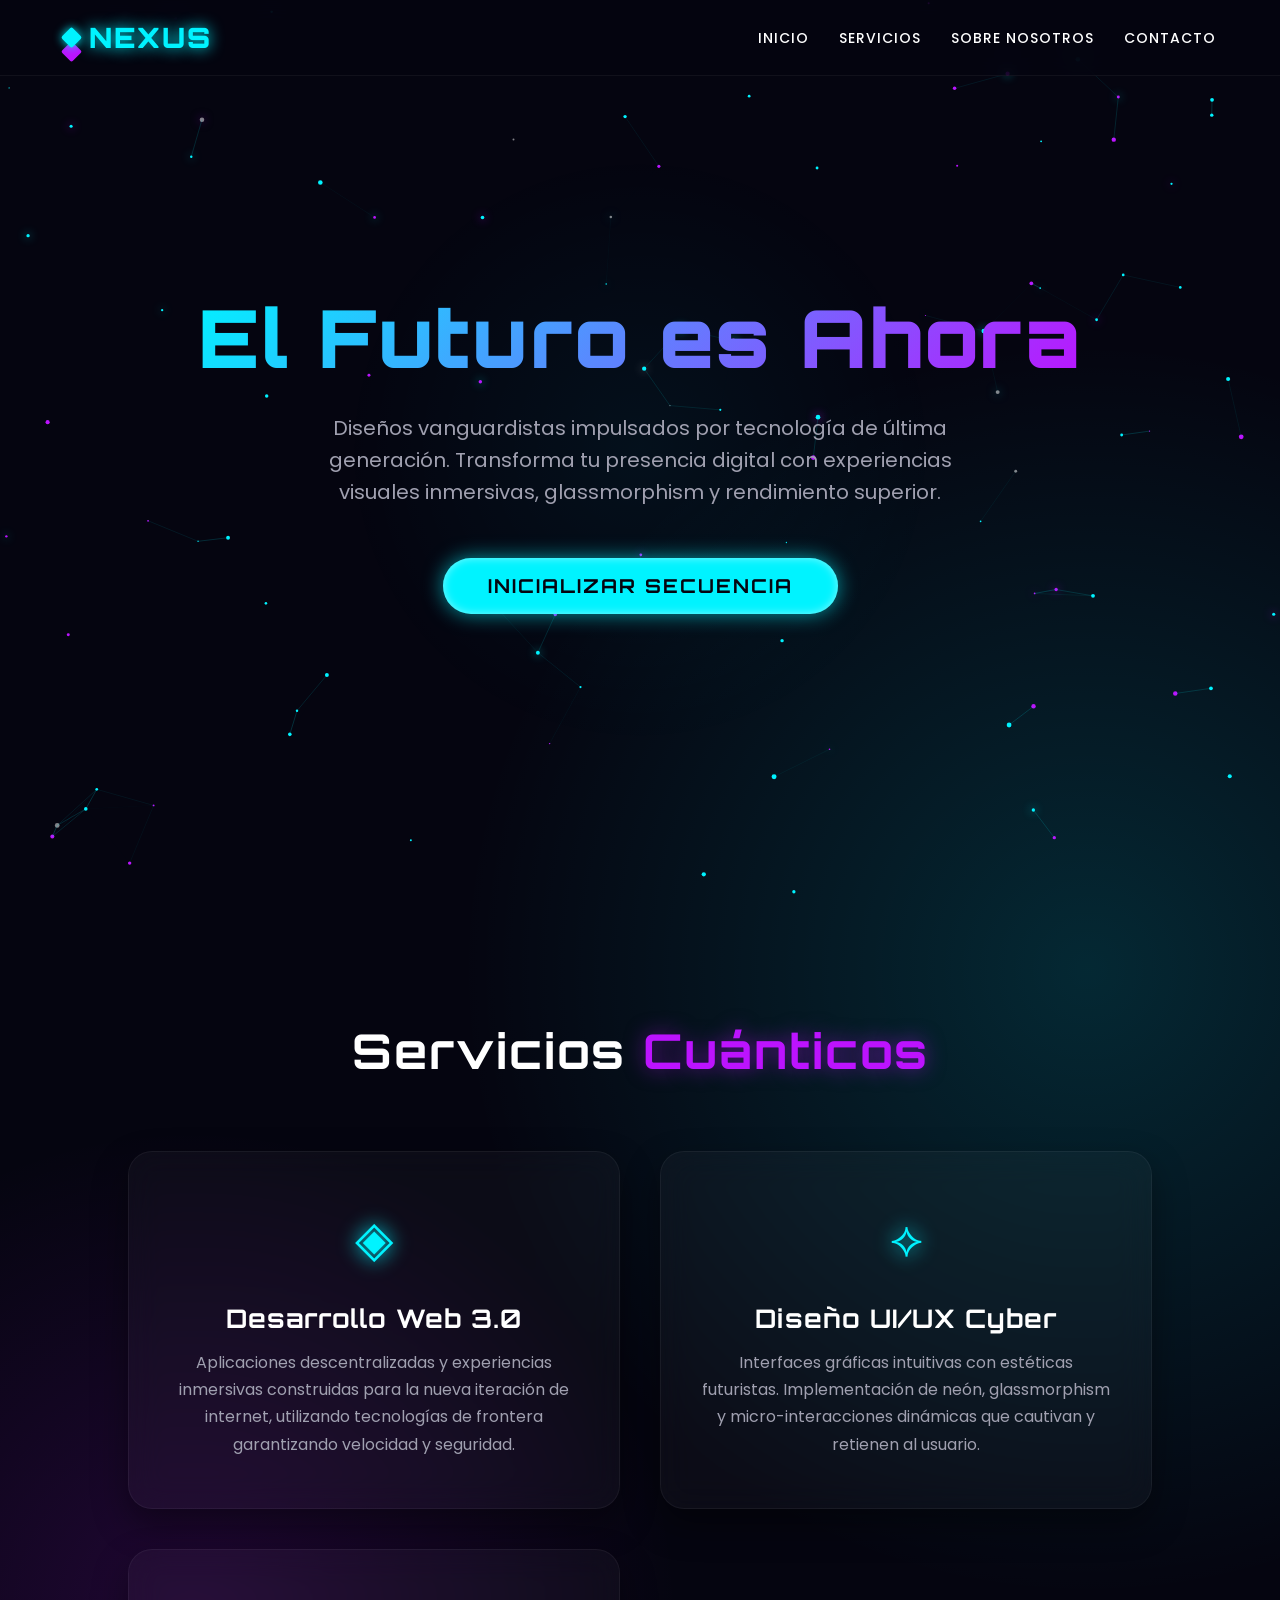
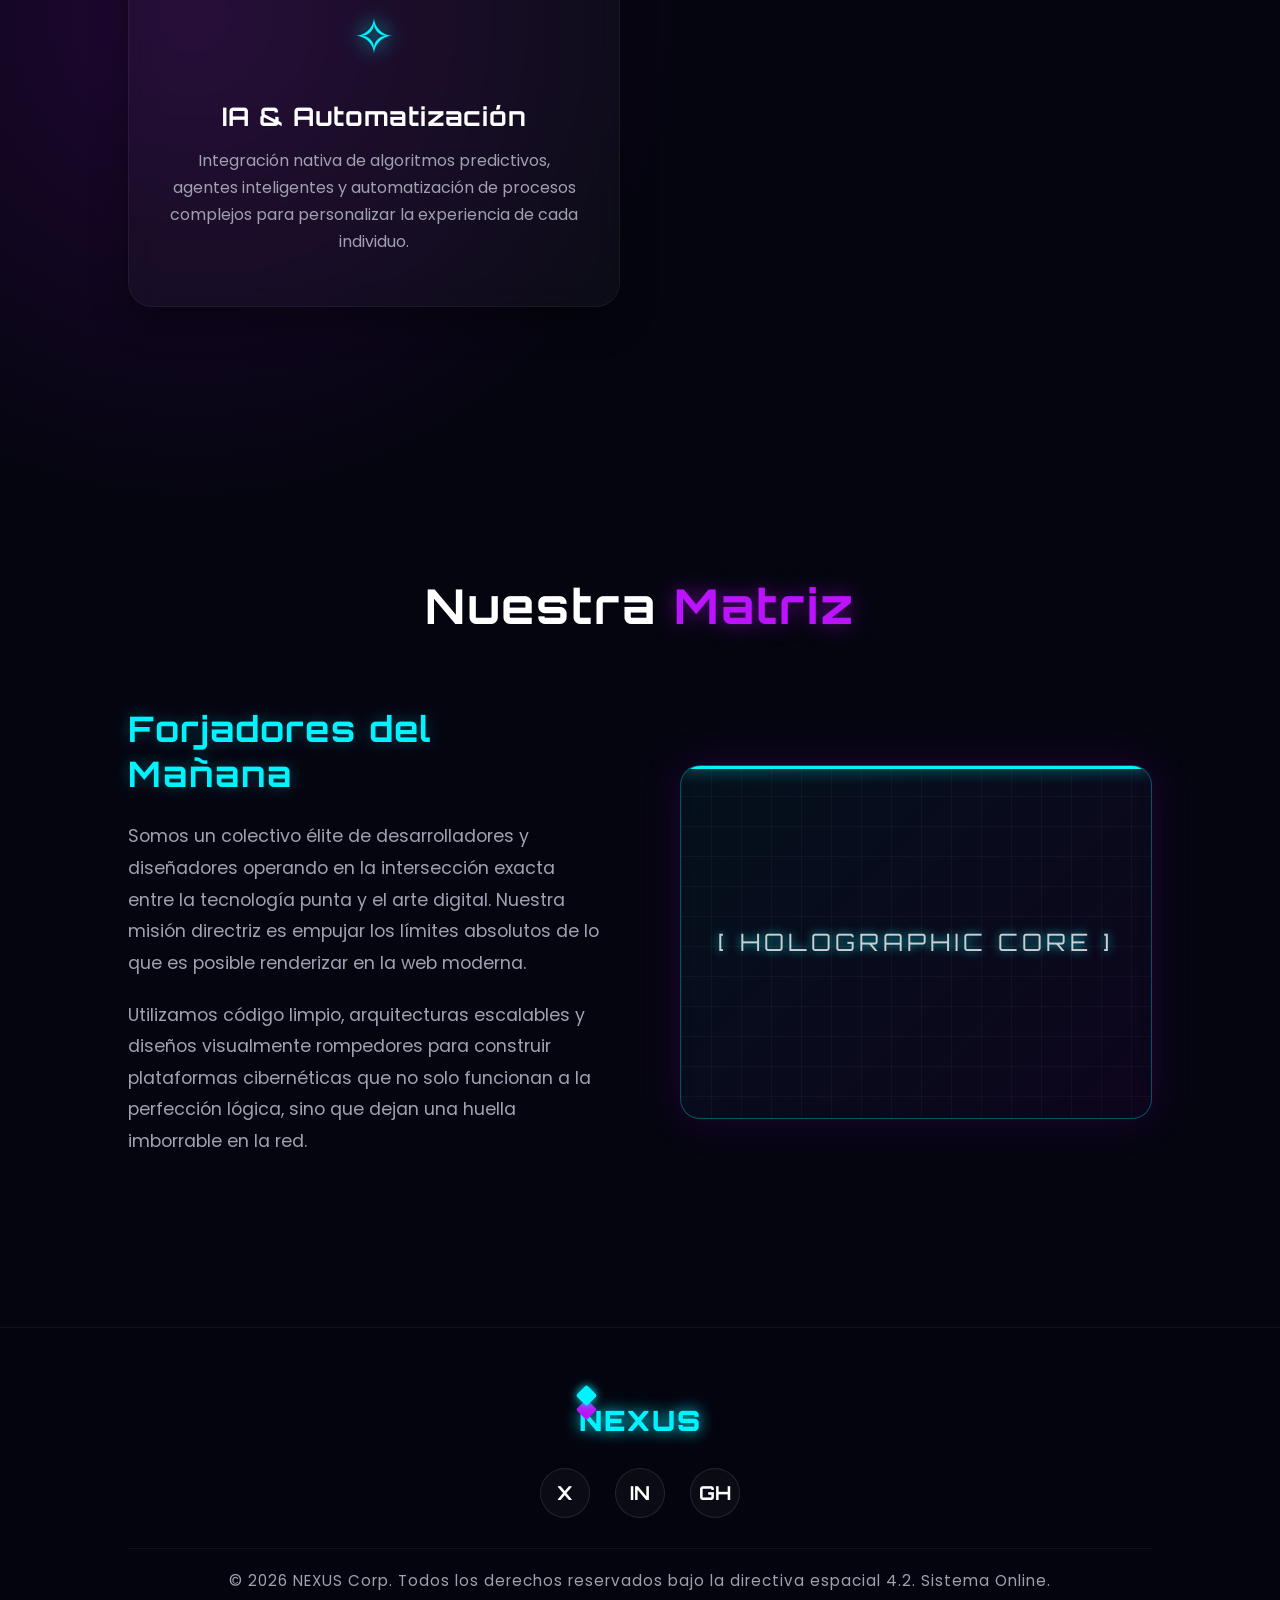
<file: index.html>
<!DOCTYPE html>
<html lang="es">
<head>
    <meta charset="UTF-8">
    <meta name="viewport" content="width=device-width, initial-scale=1.0">
    <title>NEXUS - Futuristic Landing Page</title>
    <!-- Google Fonts: Orbitron for titles, Poppins for text -->
    <link rel="preconnect" href="https://fonts.googleapis.com">
    <link rel="preconnect" href="https://fonts.gstatic.com" crossorigin>
    <link href="https://fonts.googleapis.com/css2?family=Orbitron:wght@400;700;900&family=Poppins:wght@300;400;600&display=swap" rel="stylesheet">
    <!-- Enlace al archivo CSS externo -->
    <link rel="stylesheet" href="styles.css">
</head>
<body>

    <!-- Particle System Canvas -->
    <div id="canvas-container">
        <canvas id="particles-canvas"></canvas>
    </div>

    <!-- Main Content Wrapper -->
    <main>
        <!-- Header -->
        <header>
            <a href="#" class="logo">NEXUS</a>
            <nav>
                <ul>
                    <li><a href="#home">Inicio</a></li>
                    <li><a href="#services">Servicios</a></li>
                    <li><a href="#about">Sobre Nosotros</a></li>
                    <li><a href="#contact">Contacto</a></li>
                </ul>
            </nav>
        </header>

        <!-- Hero Section -->
        <section id="home" class="hero">
            <h1>El Futuro es <span>Ahora</span></h1>
            <p>Diseños vanguardistas impulsados por tecnología de última generación. Transforma tu presencia digital con experiencias visuales inmersivas, glassmorphism y rendimiento superior.</p>
            <a href="#services" class="cta-btn">Inicializar Secuencia</a>
        </section>

        <!-- Services Section -->
        <section id="services">
            <h2 class="section-title fade-in-scroll">Servicios <span>Cuánticos</span></h2>
            <div class="services-grid">
                <div class="service-card fade-in-scroll">
                    <div class="service-icon">◈</div>
                    <h3>Desarrollo Web 3.0</h3>
                    <p>Aplicaciones descentralizadas y experiencias inmersivas construidas para la nueva iteración de internet, utilizando tecnologías de frontera garantizando velocidad y seguridad.</p>
                </div>
                <div class="service-card fade-in-scroll" style="transition-delay: 0.1s;">
                    <div class="service-icon">⟡</div>
                    <h3>Diseño UI/UX Cyber</h3>
                    <p>Interfaces gráficas intuitivas con estéticas futuristas. Implementación de neón, glassmorphism y micro-interacciones dinámicas que cautivan y retienen al usuario.</p>
                </div>
                <div class="service-card fade-in-scroll" style="transition-delay: 0.2s;">
                    <div class="service-icon">✧</div>
                    <h3>IA & Automatización</h3>
                    <p>Integración nativa de algoritmos predictivos, agentes inteligentes y automatización de procesos complejos para personalizar la experiencia de cada individuo.</p>
                </div>
            </div>
        </section>

        <!-- About Section -->
        <section id="about">
            <h2 class="section-title fade-in-scroll">Nuestra <span>Matriz</span></h2>
            <div class="about-content">
                <div class="about-text fade-in-scroll">
                    <h3>Forjadores del Mañana</h3>
                    <p>Somos un colectivo élite de desarrolladores y diseñadores operando en la intersección exacta entre la tecnología punta y el arte digital. Nuestra misión directriz es empujar los límites absolutos de lo que es posible renderizar en la web moderna.</p>
                    <p>Utilizamos código limpio, arquitecturas escalables y diseños visualmente rompedores para construir plataformas cibernéticas que no solo funcionan a la perfección lógica, sino que dejan una huella imborrable en la red.</p>
                </div>
                <div class="about-image fade-in-scroll" style="transition-delay: 0.2s;">
                    <div class="image-placeholder">
                        <span>[ Holographic Core ]</span>
                    </div>
                </div>
            </div>
        </section>

        <!-- Footer -->
        <footer id="contact">
            <a href="#" class="logo footer-logo">NEXUS</a>
            <div class="social-links">
                <a href="#" class="social-link" title="Protocolo X">X</a>
                <a href="#" class="social-link" title="Red Neural">IN</a>
                <a href="#" class="social-link" title="Repositorio">GH</a>
            </div>
            <p class="footer-text">&copy; 2026 NEXUS Corp. Todos los derechos reservados bajo la directiva espacial 4.2. Sistema Online.</p>
        </footer>
    </main>

    <!-- Enlace al archivo JavaScript externo -->
    <script src="script.js"></script>
</body>
</html>
</file>
<file: styles.css>
:root {
    /* Futuristic color palette */
    --bg-color: #050510;
    --primary: #00f3ff;
    --secondary: #bc13fe;
    --accent: #ff003c;
    --text-main: #ffffff;
    --text-muted: #a0a0b0;
    --glass-bg: rgba(255, 255, 255, 0.03);
    --glass-border: rgba(255, 255, 255, 0.05);
}

* {
    margin: 0;
    padding: 0;
    box-sizing: border-box;
    scroll-behavior: smooth;
}

body {
    font-family: 'Poppins', sans-serif;
    background-color: var(--bg-color);
    background-image: 
        radial-gradient(circle at 15% 50%, rgba(188, 19, 254, 0.15), transparent 25%),
        radial-gradient(circle at 85% 30%, rgba(0, 243, 255, 0.15), transparent 25%);
    color: var(--text-main);
    overflow-x: hidden;
    position: relative;
}

h1, h2, h3, .logo {
    font-family: 'Orbitron', sans-serif;
    letter-spacing: 2px;
}

/* Canvas for Particle Background */
#canvas-container {
    position: fixed;
    top: 0;
    left: 0;
    width: 100vw;
    height: 100vh;
    z-index: -1;
    overflow: hidden;
}

/* --- Header / Navbar --- */
header {
    position: fixed;
    top: 0;
    width: 100%;
    padding: 20px 5%;
    display: flex;
    justify-content: space-between;
    align-items: center;
    background: rgba(5, 5, 16, 0.7);
    backdrop-filter: blur(12px);
    border-bottom: 1px solid var(--glass-border);
    z-index: 100;
    animation: fadeInDown 1s ease-out;
}

.logo {
    font-size: 28px;
    font-weight: 900;
    color: var(--primary);
    text-shadow: 0 0 15px var(--primary);
    text-decoration: none;
    display: flex;
    align-items: center;
    gap: 10px;
}

.logo::before {
    content: '';
    display: block;
    width: 15px;
    height: 15px;
    background: var(--primary);
    border-radius: 2px;
    box-shadow: 0 0 10px var(--primary), 10px 10px 0 var(--secondary);
    transform: rotate(45deg);
}

nav ul {
    list-style: none;
    display: flex;
    gap: 30px;
}

nav a {
    color: var(--text-main);
    text-decoration: none;
    font-weight: 500;
    font-size: 14px;
    text-transform: uppercase;
    letter-spacing: 1px;
    transition: 0.3s;
    position: relative;
    padding-bottom: 5px;
}

nav a::after {
    content: '';
    position: absolute;
    width: 0;
    height: 2px;
    bottom: 0;
    left: 0;
    background: var(--primary);
    transition: width 0.3s ease;
    box-shadow: 0 0 10px var(--primary);
}

nav a:hover {
    color: var(--primary);
    text-shadow: 0 0 5px var(--primary);
}

nav a:hover::after {
    width: 100%;
}

/* --- Global Main Layout --- */
main {
    position: relative;
    z-index: 1; /* Content above canvas */
}

section {
    min-height: 100vh;
    padding: 120px 10%;
    display: flex;
    flex-direction: column;
    justify-content: center;
}

/* --- Hero Section --- */
.hero {
    align-items: center;
    text-align: center;
    position: relative;
}

.hero::before {
    content: '';
    position: absolute;
    top: 50%;
    left: 50%;
    transform: translate(-50%, -50%);
    width: 600px;
    height: 600px;
    background: radial-gradient(circle, rgba(0,243,255,0.05) 0%, transparent 70%);
    z-index: -1;
    pointer-events: none;
}

.hero h1 {
    font-size: 5rem;
    font-weight: 900;
    margin-bottom: 25px;
    background: linear-gradient(135deg, var(--primary), var(--secondary));
    -webkit-background-clip: text;
    -webkit-text-fill-color: transparent;
    filter: drop-shadow(0 0 30px rgba(0, 243, 255, 0.4));
    animation: pullUp 1s ease-out 0.2s both;
}

.hero p {
    font-size: 1.25rem;
    color: var(--text-muted);
    max-width: 650px;
    margin-bottom: 50px;
    line-height: 1.6;
    animation: pullUp 1s ease-out 0.5s both;
}

/* CTA Glow Button */
.cta-btn {
    position: relative;
    padding: 16px 45px;
    font-family: 'Orbitron', sans-serif;
    font-size: 1.2rem;
    font-weight: 700;
    color: var(--bg-color);
    background: var(--primary);
    border: none;
    border-radius: 40px;
    cursor: pointer;
    text-transform: uppercase;
    letter-spacing: 2px;
    box-shadow: 0 0 20px rgba(0, 243, 255, 0.6), inset 0 0 10px rgba(255,255,255,0.5);
    transition: all 0.4s cubic-bezier(0.175, 0.885, 0.32, 1.275);
    text-decoration: none;
    display: inline-block;
    overflow: hidden;
    animation: pullUp 1s ease-out 0.8s both;
}

.cta-btn::before {
    content: '';
    position: absolute;
    top: 0;
    left: -100%;
    width: 100%;
    height: 100%;
    background: linear-gradient(90deg, transparent, rgba(255,255,255,0.4), transparent);
    transition: 0.5s;
}

.cta-btn:hover {
    transform: scale(1.05) translateY(-5px);
    box-shadow: 0 0 40px var(--primary), inset 0 0 15px rgba(255,255,255,0.8);
    color: var(--bg-color);
    background: #fff;
}

.cta-btn:hover::before {
    left: 100%;
}

/* --- Services Section --- */
.section-title {
    text-align: center;
    font-size: 3rem;
    margin-bottom: 70px;
    color: var(--text-main);
}

.section-title span {
    color: var(--secondary);
    text-shadow: 0 0 20px rgba(188, 19, 254, 0.5);
}

.services-grid {
    display: grid;
    grid-template-columns: repeat(auto-fit, minmax(320px, 1fr));
    gap: 40px;
}

/* Holographic Glassmorphism Card */
.service-card {
    background: var(--glass-bg);
    border: 1px solid var(--glass-border);
    border-radius: 24px;
    padding: 50px 40px;
    text-align: center;
    backdrop-filter: blur(16px);
    -webkit-backdrop-filter: blur(16px);
    transition: all 0.4s ease;
    position: relative;
    overflow: hidden;
    box-shadow: 0 15px 35px rgba(0,0,0,0.4);
    transform: translateY(0);
}

.service-card::after {
    content: '';
    position: absolute;
    top: 0;
    left: 0;
    width: 100%;
    height: 100%;
    background: linear-gradient(135deg, rgba(255,255,255,0.1) 0%, transparent 100%);
    opacity: 0;
    transition: opacity 0.4s ease;
    pointer-events: none;
}

.service-card::before {
    content: '';
    position: absolute;
    top: -50%;
    left: -50%;
    width: 200%;
    height: 200%;
    background: radial-gradient(circle, rgba(0, 243, 255, 0.1) 0%, transparent 60%);
    opacity: 0;
    transition: opacity 0.4s ease;
    pointer-events: none;
    transform: scale(0.5);
}

.service-card:hover {
    transform: translateY(-15px) scale(1.02);
    border-color: rgba(0, 243, 255, 0.3);
    box-shadow: 0 20px 50px rgba(0, 243, 255, 0.15);
}

.service-card:hover::after, .service-card:hover::before {
    opacity: 1;
    transform: scale(1);
}

.service-icon {
    font-size: 50px;
    color: var(--primary);
    margin-bottom: 25px;
    text-shadow: 0 0 20px var(--primary);
    display: inline-block;
    transition: 0.3s;
}

.service-card:hover .service-icon {
    transform: scale(1.1);
    color: var(--secondary);
    text-shadow: 0 0 20px var(--secondary);
}

.service-card h3 {
    font-size: 1.6rem;
    margin-bottom: 15px;
    color: #fff;
    letter-spacing: 1px;
}

.service-card p {
    color: var(--text-muted);
    font-size: 1rem;
    line-height: 1.7;
}

/* --- About Section --- */
.about-content {
    display: flex;
    align-items: center;
    gap: 80px;
}

.about-text {
    flex: 1;
}

.about-text h3 {
    font-size: 2.2rem;
    margin-bottom: 25px;
    color: var(--primary);
    text-shadow: 0 0 15px rgba(0,243,255,0.3);
}

.about-text p {
    color: var(--text-muted);
    margin-bottom: 20px;
    line-height: 1.8;
    font-size: 1.1rem;
}

.about-image {
    flex: 1;
    position: relative;
}

/* Futuristic Image Placeholder */
.image-placeholder {
    width: 100%;
    aspect-ratio: 4/3;
    background: linear-gradient(135deg, rgba(0,243,255,0.05), rgba(188,19,254,0.05));
    border: 1px solid rgba(0, 243, 255, 0.3);
    border-radius: 20px;
    display: flex;
    justify-content: center;
    align-items: center;
    box-shadow: 0 0 40px rgba(188, 19, 254, 0.15);
    backdrop-filter: blur(10px);
    font-family: 'Orbitron', sans-serif;
    color: var(--text-main);
    font-size: 1.5rem;
    text-transform: uppercase;
    letter-spacing: 4px;
    animation: floatSlow 6s ease-in-out infinite;
    position: relative;
    overflow: hidden;
}

.image-placeholder span {
    z-index: 2;
    opacity: 0.8;
    text-shadow: 0 0 10px var(--primary);
}

/* Scanner line effect */
.image-placeholder::before {
    content: '';
    position: absolute;
    top: 0;
    left: 0;
    width: 100%;
    height: 3px;
    background: var(--primary);
    box-shadow: 0 0 15px var(--primary);
    animation: scanline 4s linear infinite;
    z-index: 1;
}

/* Grid overlay */
.image-placeholder::after {
    content: '';
    position: absolute;
    top: 0;
    left: 0;
    width: 100%;
    height: 100%;
    background-image: 
        linear-gradient(rgba(255,255,255,0.03) 1px, transparent 1px),
        linear-gradient(90deg, rgba(255,255,255,0.03) 1px, transparent 1px);
    background-size: 30px 30px;
    z-index: 0;
}

/* --- Footer --- */
footer {
    background: rgba(5, 5, 16, 0.9);
    padding: 60px 10% 40px;
    text-align: center;
    border-top: 1px solid var(--glass-border);
    backdrop-filter: blur(15px);
    position: relative;
    z-index: 1;
}

.footer-logo {
    margin-bottom: 30px;
    display: inline-block;
}

.social-links {
    display: flex;
    justify-content: center;
    gap: 25px;
    margin-bottom: 30px;
}

.social-link {
    width: 50px;
    height: 50px;
    border-radius: 50%;
    background: rgba(255,255,255,0.03);
    border: 1px solid rgba(255,255,255,0.1);
    display: flex;
    justify-content: center;
    align-items: center;
    color: var(--text-main);
    text-decoration: none;
    transition: all 0.3s cubic-bezier(0.175, 0.885, 0.32, 1.275);
    font-family: 'Orbitron', sans-serif;
    font-weight: bold;
    font-size: 1.2rem;
    position: relative;
    overflow: hidden;
}

.social-link::before {
    content: '';
    position: absolute;
    width: 100%;
    height: 100%;
    background: var(--primary);
    top: 100%;
    left: 0;
    transition: 0.3s;
    z-index: -1;
}

.social-link:hover {
    color: var(--bg-color);
    border-color: var(--primary);
    box-shadow: 0 0 20px var(--primary);
    transform: translateY(-8px);
}

.social-link:hover::before {
    top: 0;
}

.footer-text {
    color: var(--text-muted);
    font-size: 0.95rem;
    letter-spacing: 1px;
    padding-top: 20px;
    border-top: 1px solid rgba(255,255,255,0.05);
}

/* --- Keyframes --- */
@keyframes fadeInDown {
    from { opacity: 0; transform: translateY(-30px); }
    to { opacity: 1; transform: translateY(0); }
}

@keyframes pullUp {
    from { opacity: 0; transform: translateY(50px); filter: blur(5px); }
    to { opacity: 1; transform: translateY(0); filter: blur(0); }
}

@keyframes floatSlow {
    0% { transform: translateY(0); }
    50% { transform: translateY(-20px); }
    100% { transform: translateY(0); }
}

@keyframes scanline {
    0% { top: 0; opacity: 0; }
    10% { opacity: 1; }
    90% { opacity: 1; }
    100% { top: 100%; opacity: 0; }
}

/* Custom Scrollbar */
::-webkit-scrollbar {
    width: 10px;
}
::-webkit-scrollbar-track {
    background: var(--bg-color);
}
::-webkit-scrollbar-thumb {
    background: rgba(255,255,255,0.2);
    border-radius: 5px;
}
::-webkit-scrollbar-thumb:hover {
    background: var(--primary);
}

/* --- Scroll Animation Classes --- */
.fade-in-scroll {
    opacity: 0;
    transform: translateY(40px);
    transition: opacity 0.8s ease-out, transform 0.8s ease-out;
}

.fade-in-scroll.visible {
    opacity: 1;
    transform: translateY(0);
}

/* --- Responsive Design --- */
@media (max-width: 900px) {
    .about-content { flex-direction: column; gap: 50px; }
    .hero h1 { font-size: 3.5rem; }
    section { padding: 100px 5%; }
}

@media (max-width: 600px) {
    header { padding: 15px; flex-direction: column; gap: 20px; }
    nav ul { gap: 15px; flex-wrap: wrap; justify-content: center; }
    .hero h1 { font-size: 2.5rem; }
    .hero p { font-size: 1rem; }
    .section-title { font-size: 2.2rem; }
}
</file>
